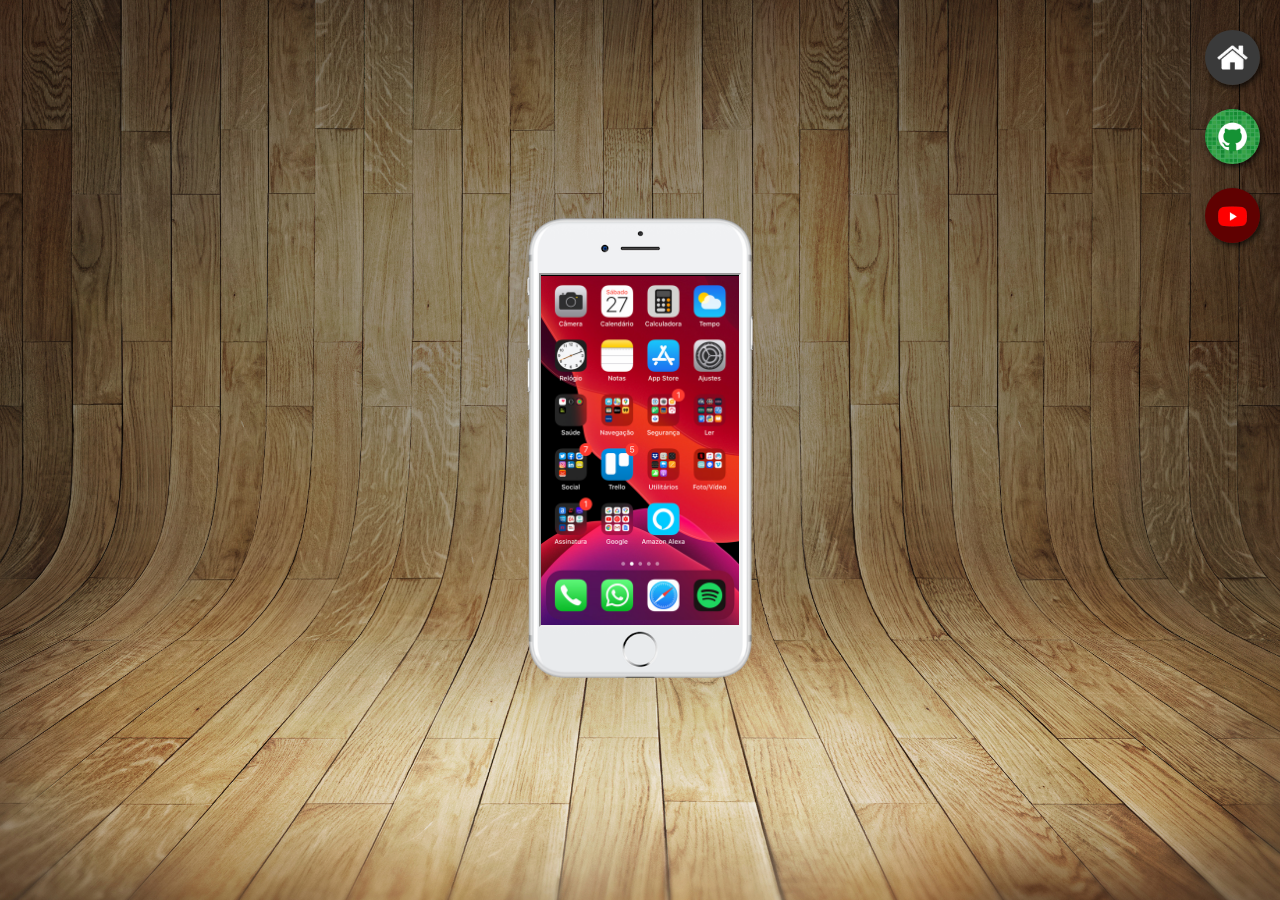
<file: principal/index.html>
<!DOCTYPE html>
<html lang="pt-br">
<head>
    <meta charset="UTF-8">
    <meta name="viewport" content="width=device-width, initial-scale=1.0">
    <link rel="shortcut icon" href="../imagens/favicon.ico" type="image/x-icon">
    <link rel="stylesheet" href="../principal/design/style.css">
    <title>REDES SOCIAIS</title>
</head>

<body>
    <main>
        <div>
            <img src="../imagens/frame-iphone.png" alt="Iphone" >
        </div>


        <iframe src="telahome.html" name="ifram" scolling="yes"></iframe>


        <nav>
            <a href="telahome.html" target="ifram"><img src="../imagens/logo-home.jpg" alt="home-png"></a> <br>
            <a href="telagithub.html" target="ifram"><img src="../imagens/logo-github.jpg" alt="github-logo"></a><br>
            <a href="telayoutube.html" target="ifram"><img src="../imagens/logo-youtube.jpg" alt="youtube-logo"></a><br>
        </nav>
    </main>
</body>
</html>
</file>
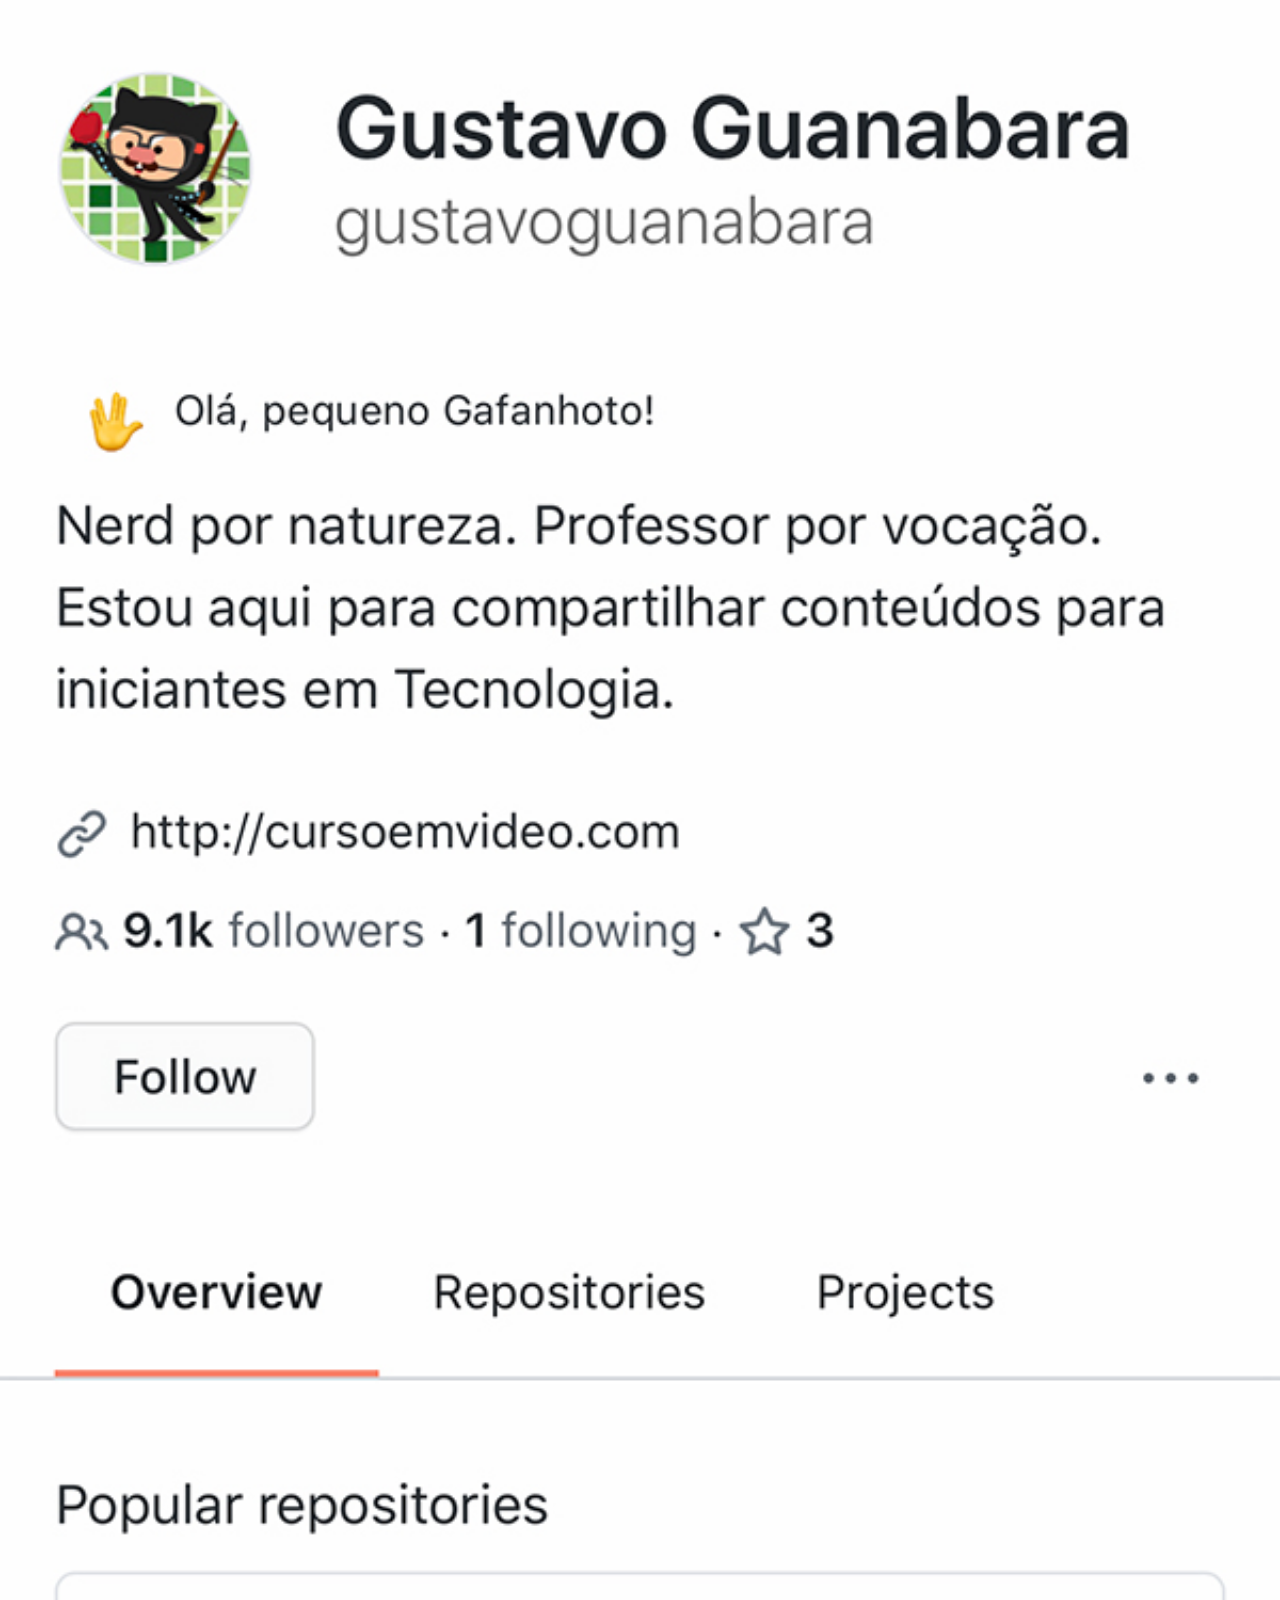
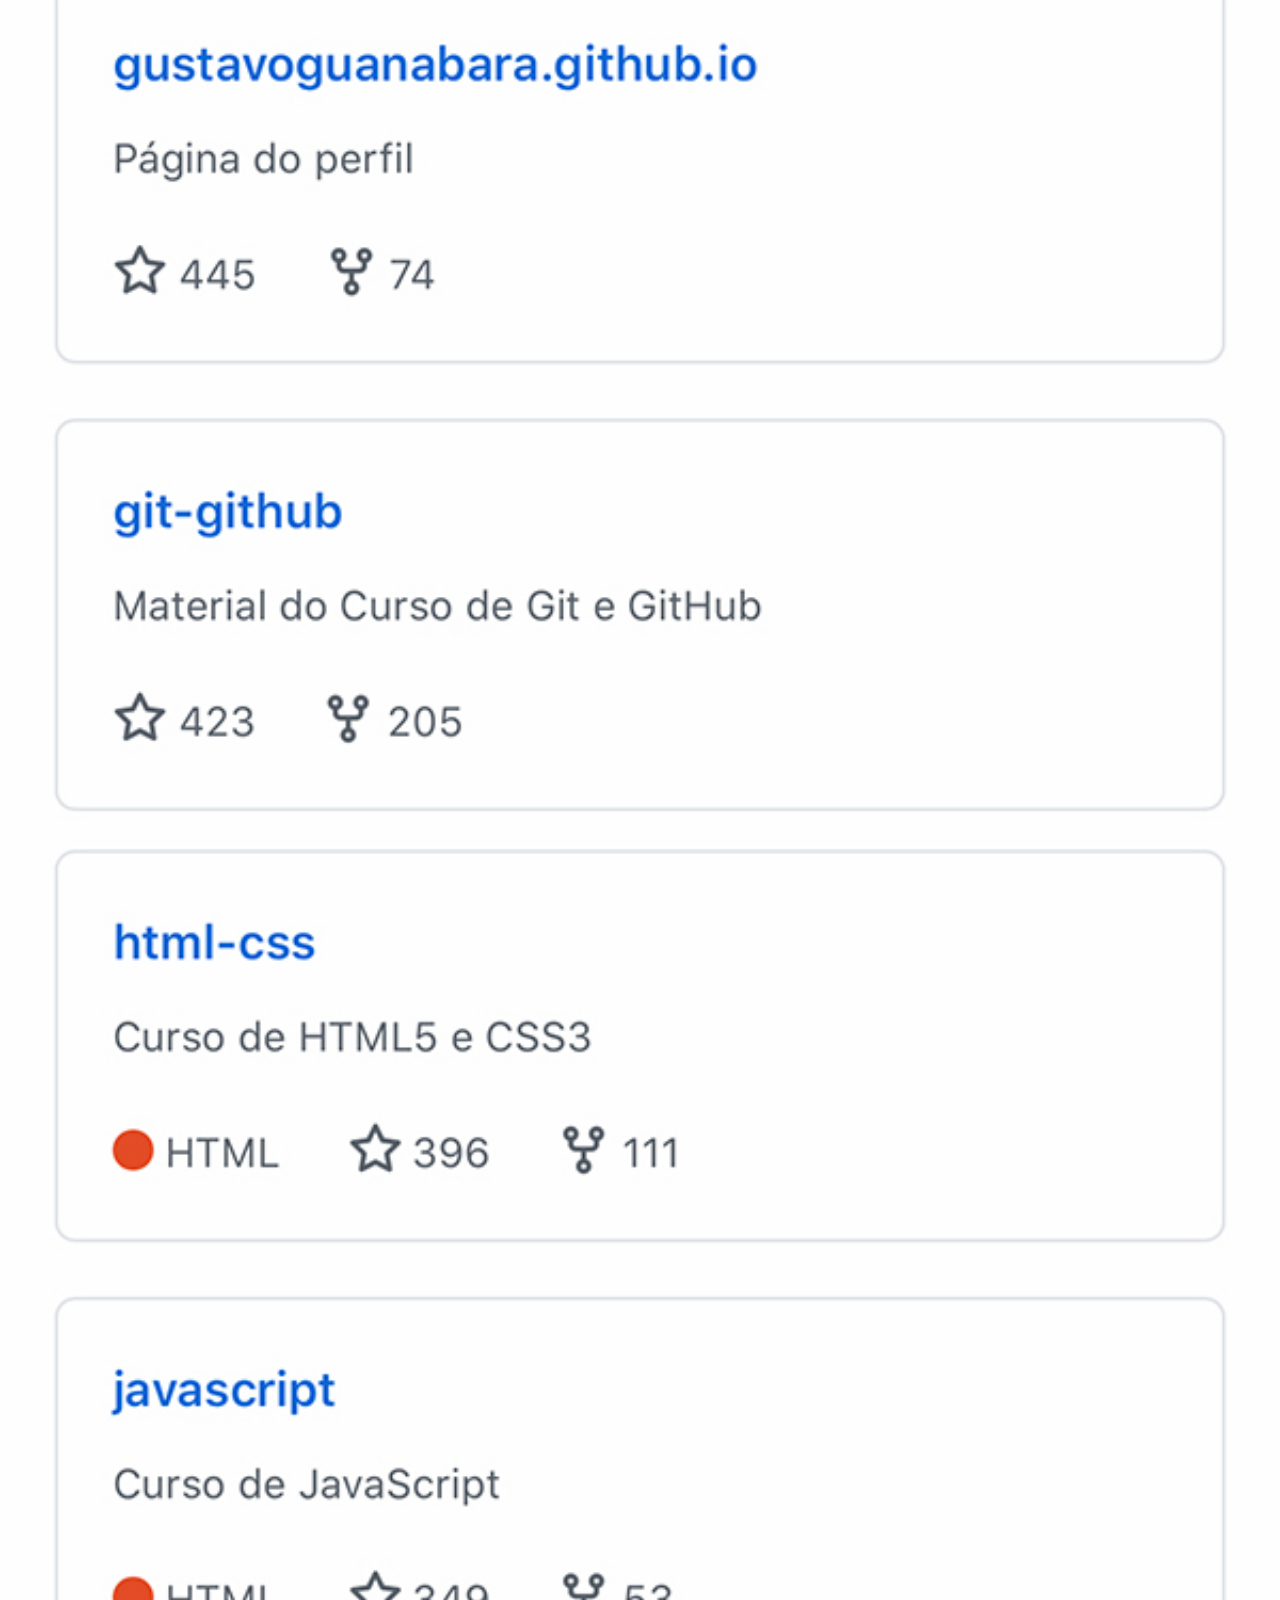
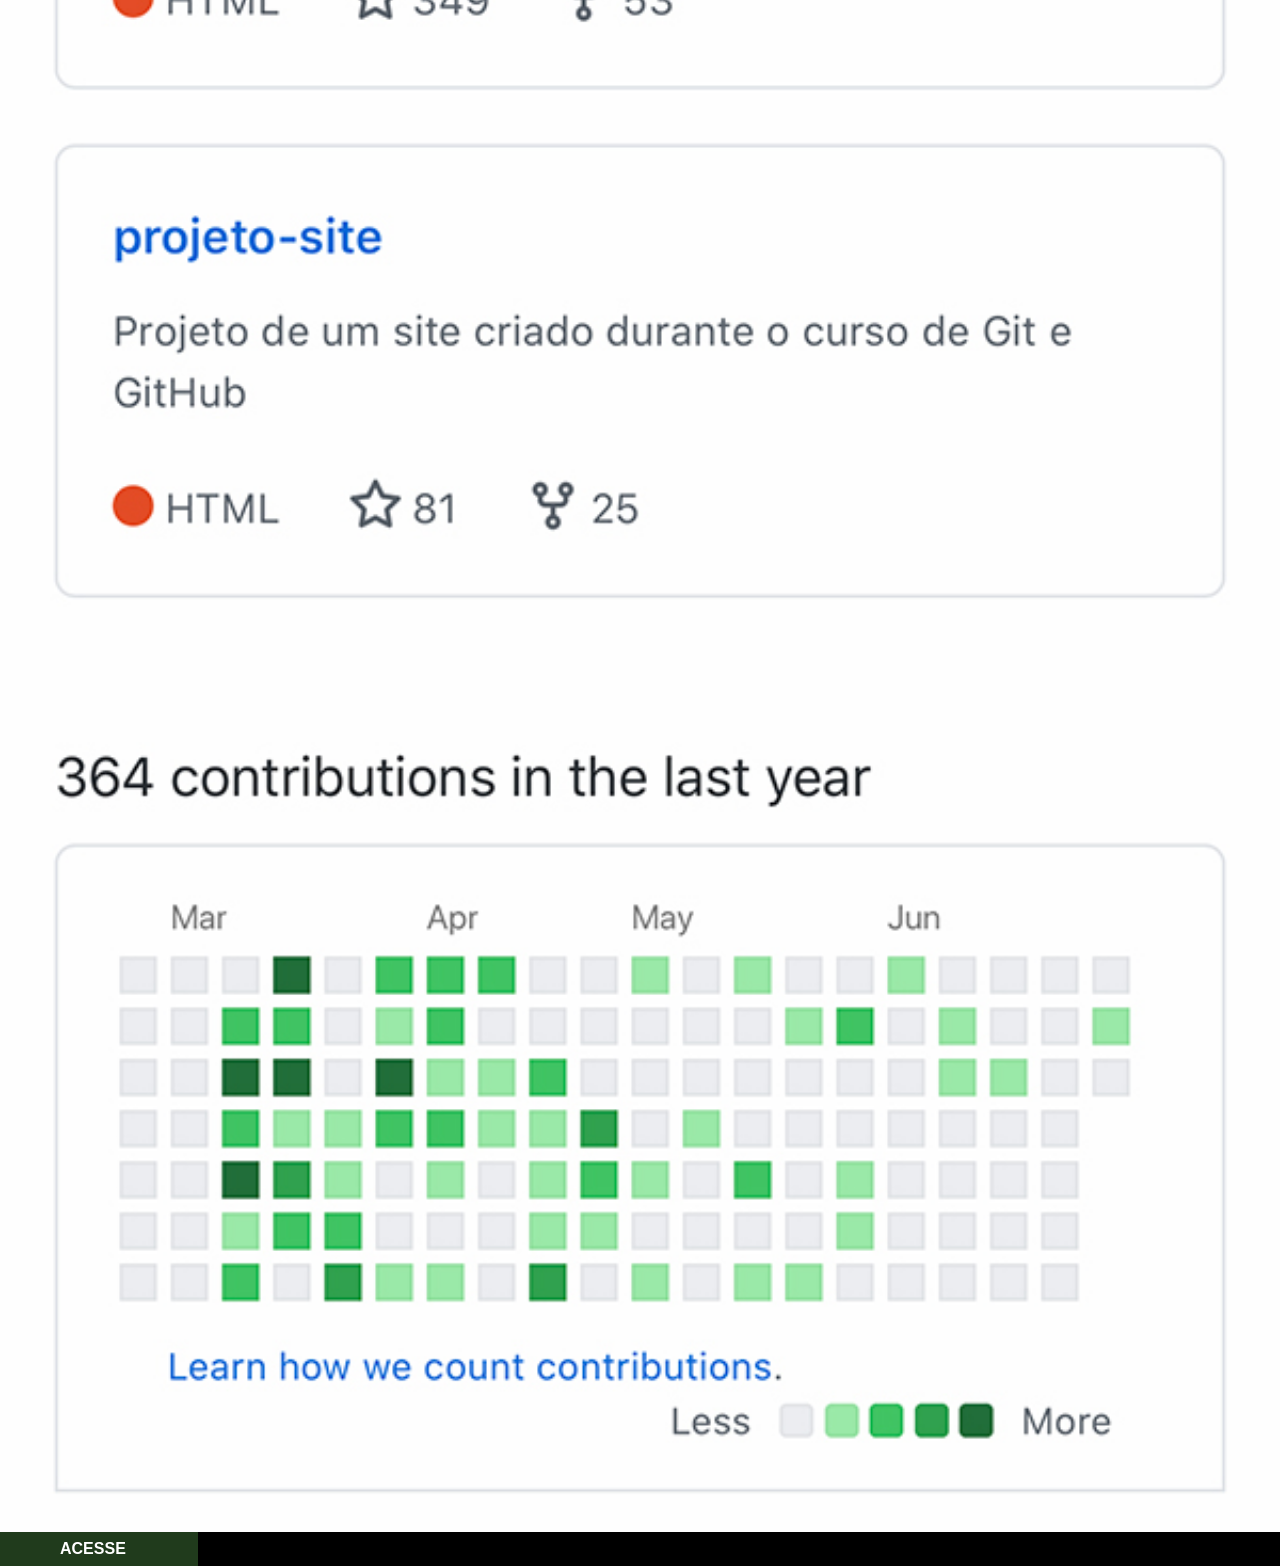
<file: principal/telagithub.html>
<!DOCTYPE html>
<html lang="pt-br">
<head>
    <meta charset="UTF-8">
    <meta name="viewport" content="width=device-width, initial-scale=1.0">
    <title>Github Tela</title>
    <style>
        *{margin: 0px; padding: 0px; font-family: Arial, Helvetica, sans-serif;}

        body {height: 595px; width: 100vw;
        background-color: black;}

        ::-webkit-scrollbar {width: 0px; height: 0px;}

        img {width: 100vw;}

        a {display: block; padding: 8px; text-decoration: none; color: white; font-weight: bold; background-color: rgb(32, 59, 28); width: 130px; margin-top: -4px; padding-left: 60px;}

        a:hover {background-color: rgb(66, 128, 56);}
    </style>
</head>

<body>
    <img src="../imagens/tela-github.jpg" alt="github-png">
    <a href="https://github.com/gustavoguanabara" target="_blank" rel="external">ACESSE</a>
</body>
</html>
</file>
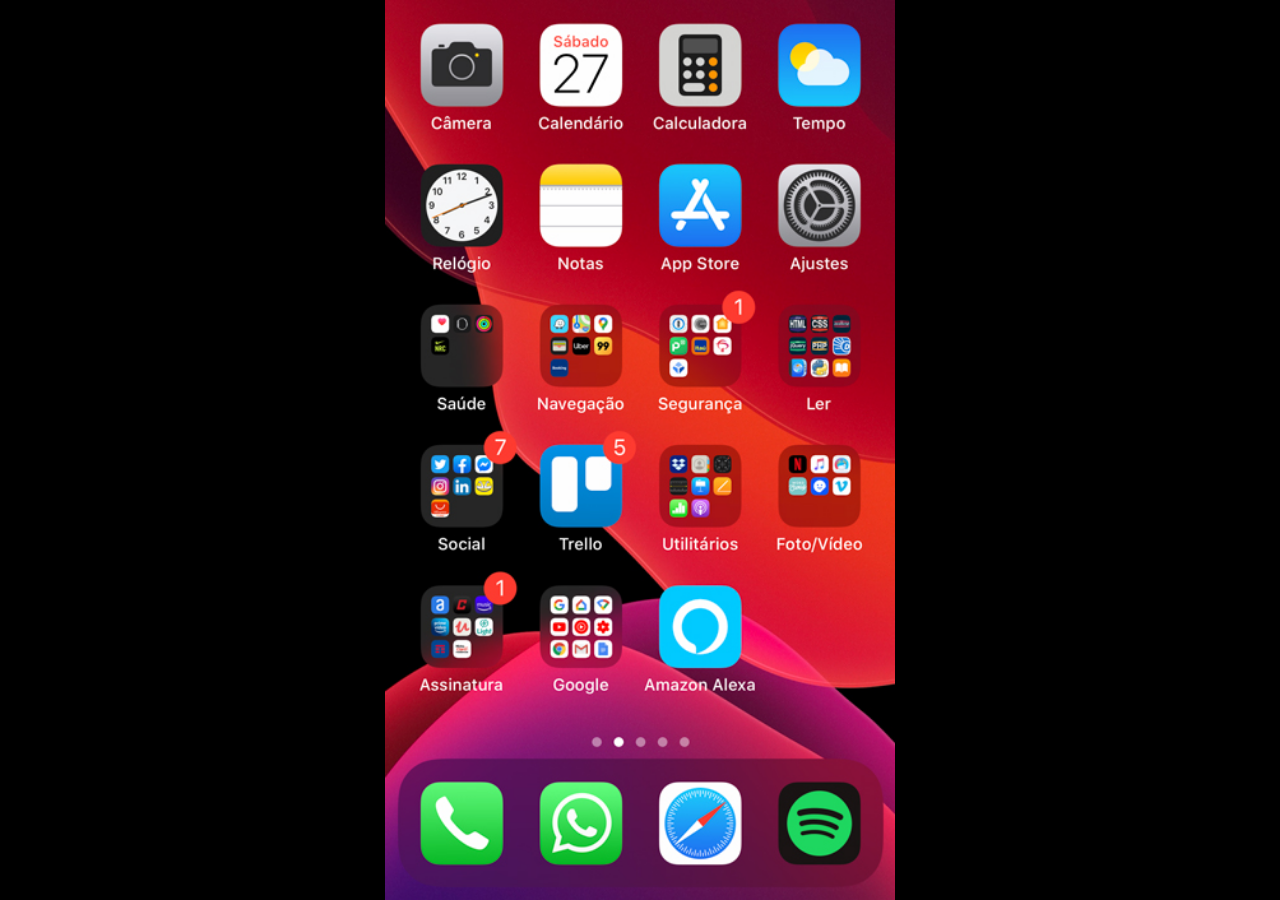
<file: principal/telahome.html>
<!DOCTYPE html>
<html lang="en">
<head>
    <meta charset="UTF-8">
    <meta name="viewport" content="width=device-width, initial-scale=1.0">
    <title>Home</title>

    <style>
        *{margin: 0px; padding: 0px;}

        body {height: 100vh; width: 100vw;
        background-color: black;
        background-image: url(../imagens/tela-home.jpg);
        background-size: contain;
        background-repeat: no-repeat;
        background-position: center;}
    </style>
</head>
<body>
    
</body>
</html>
</file>
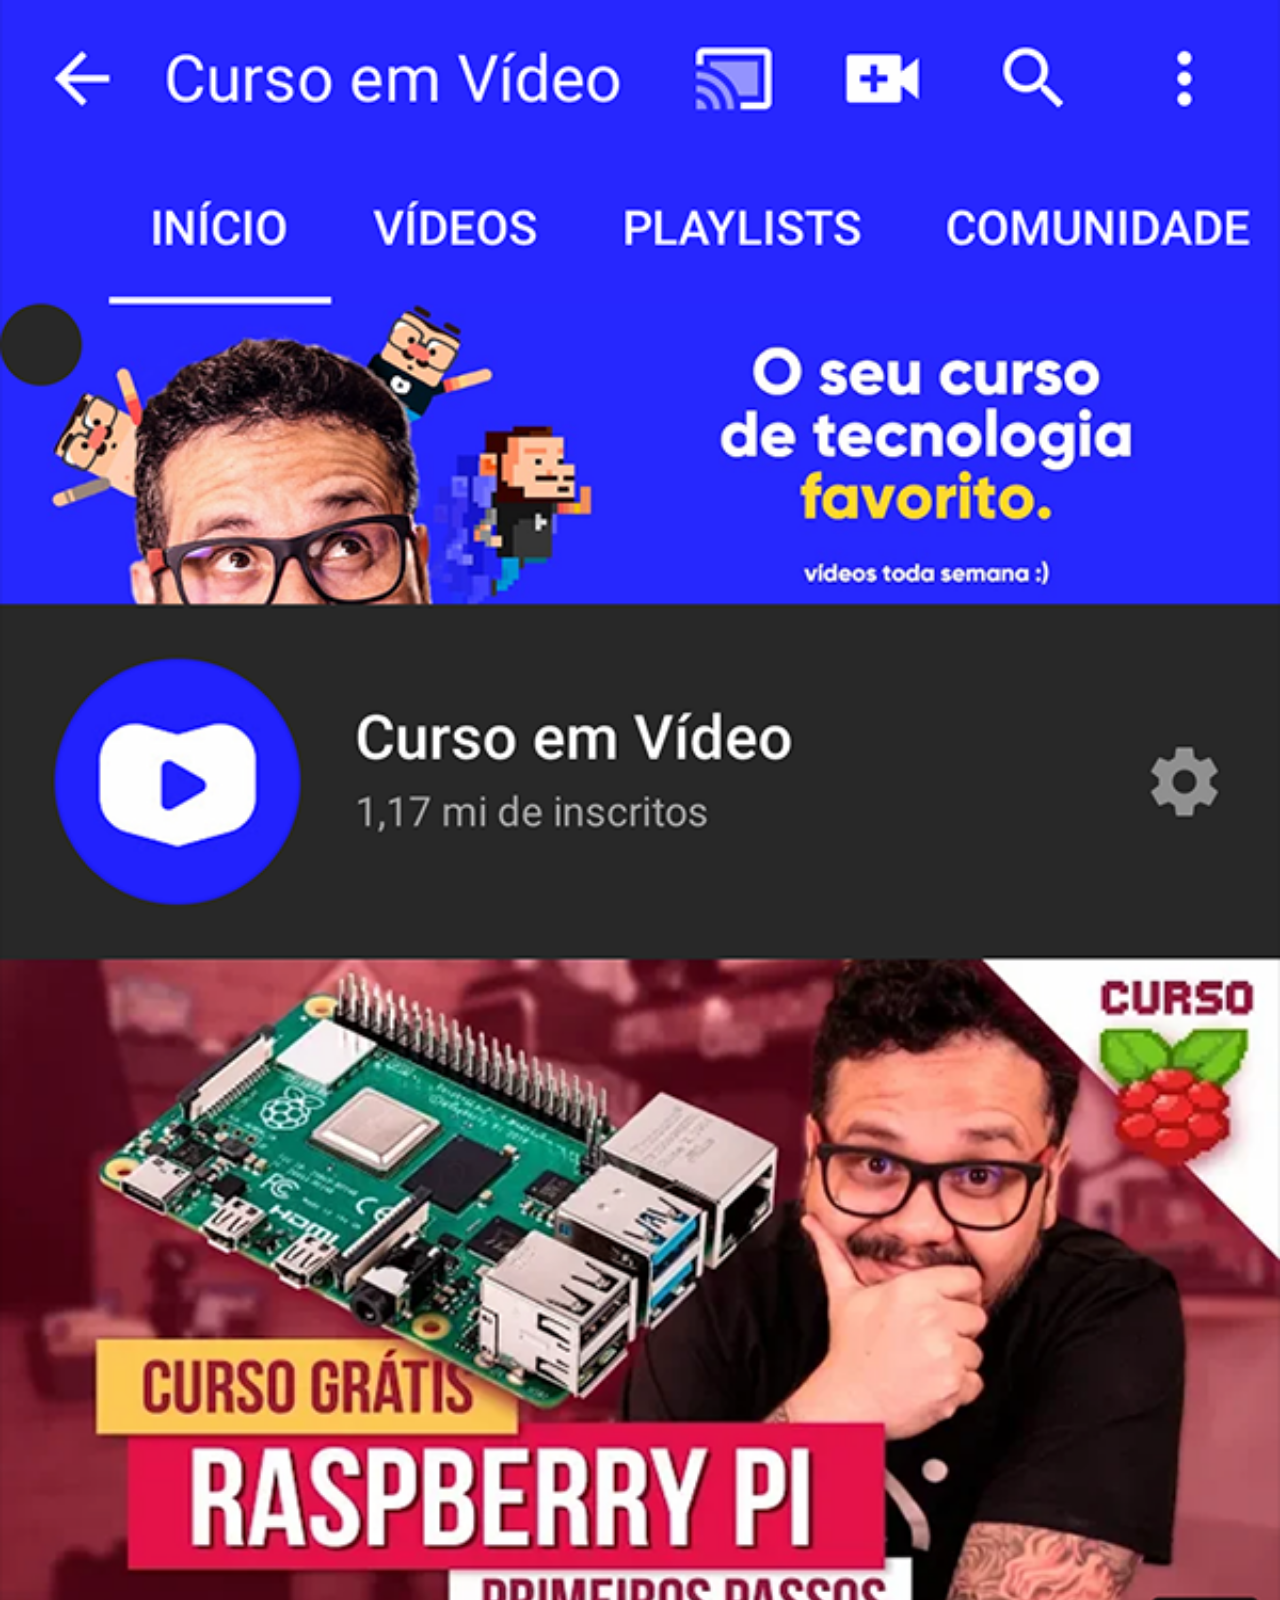
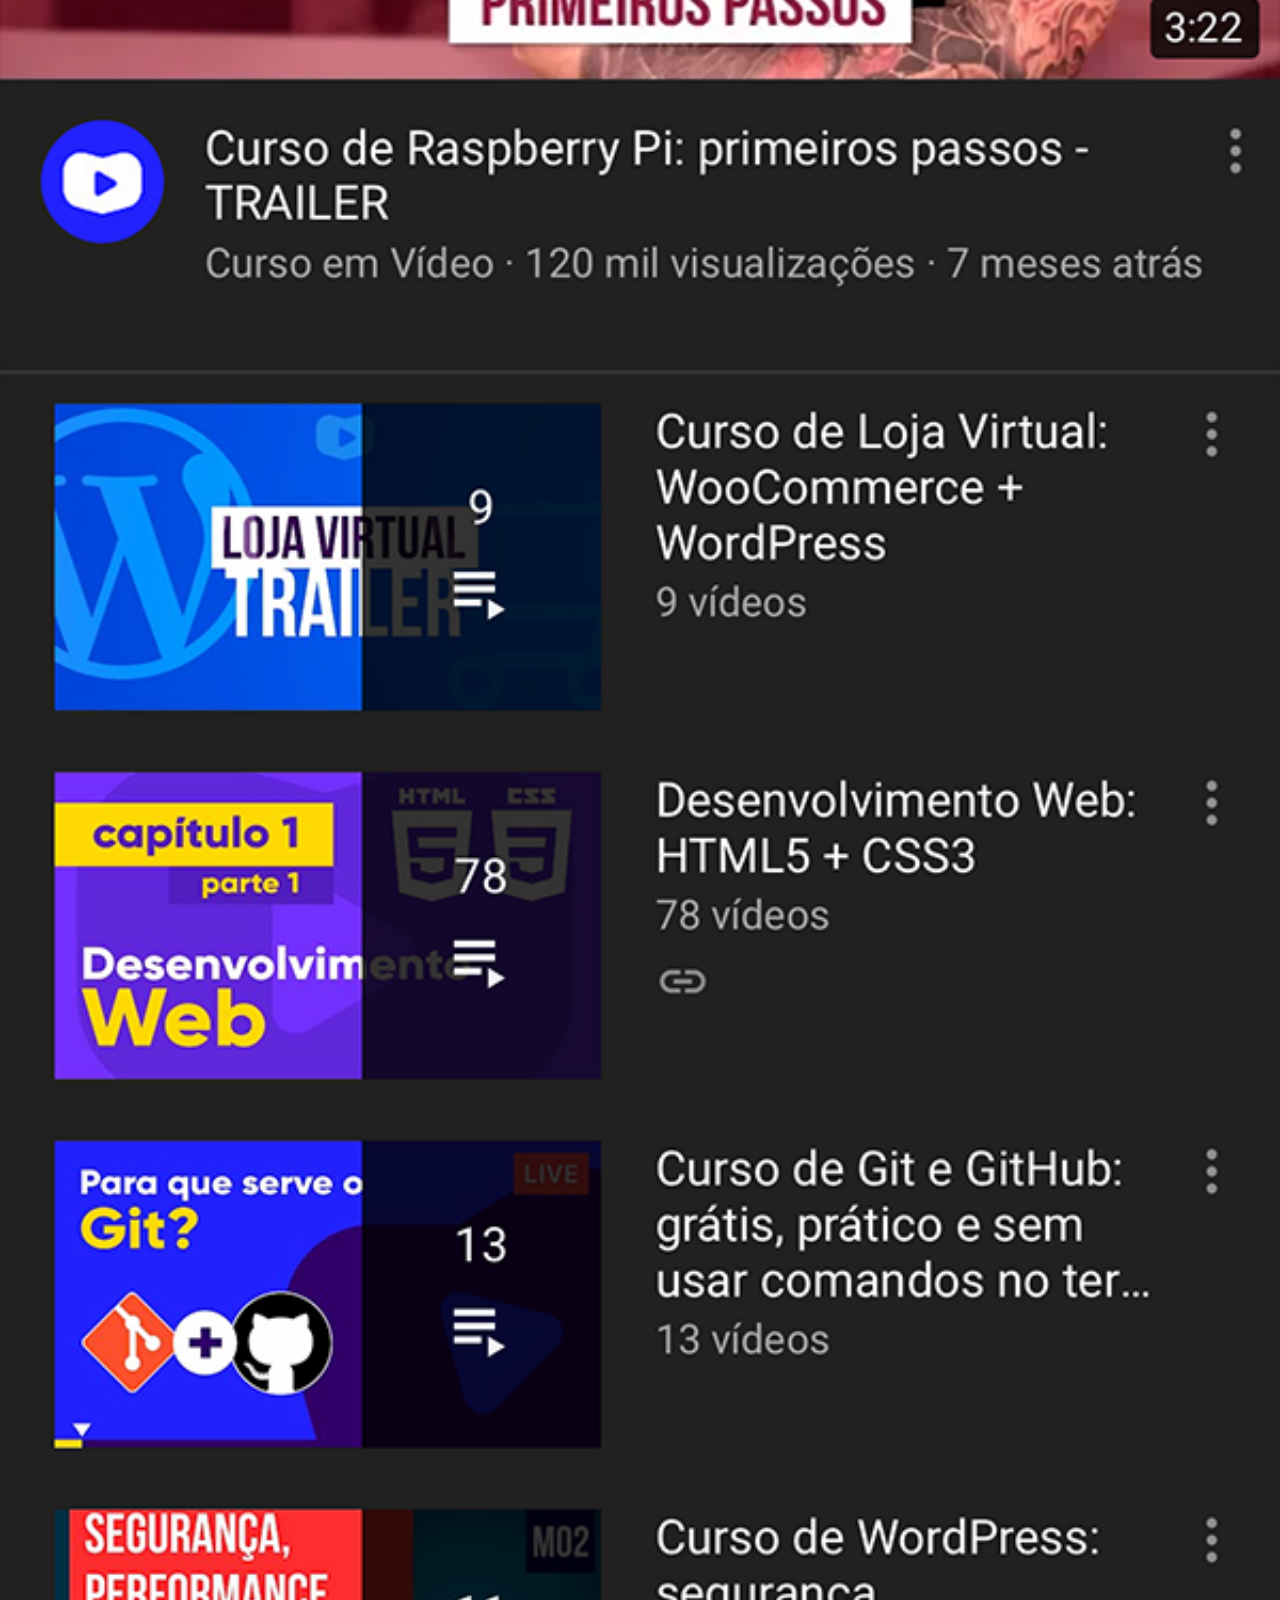
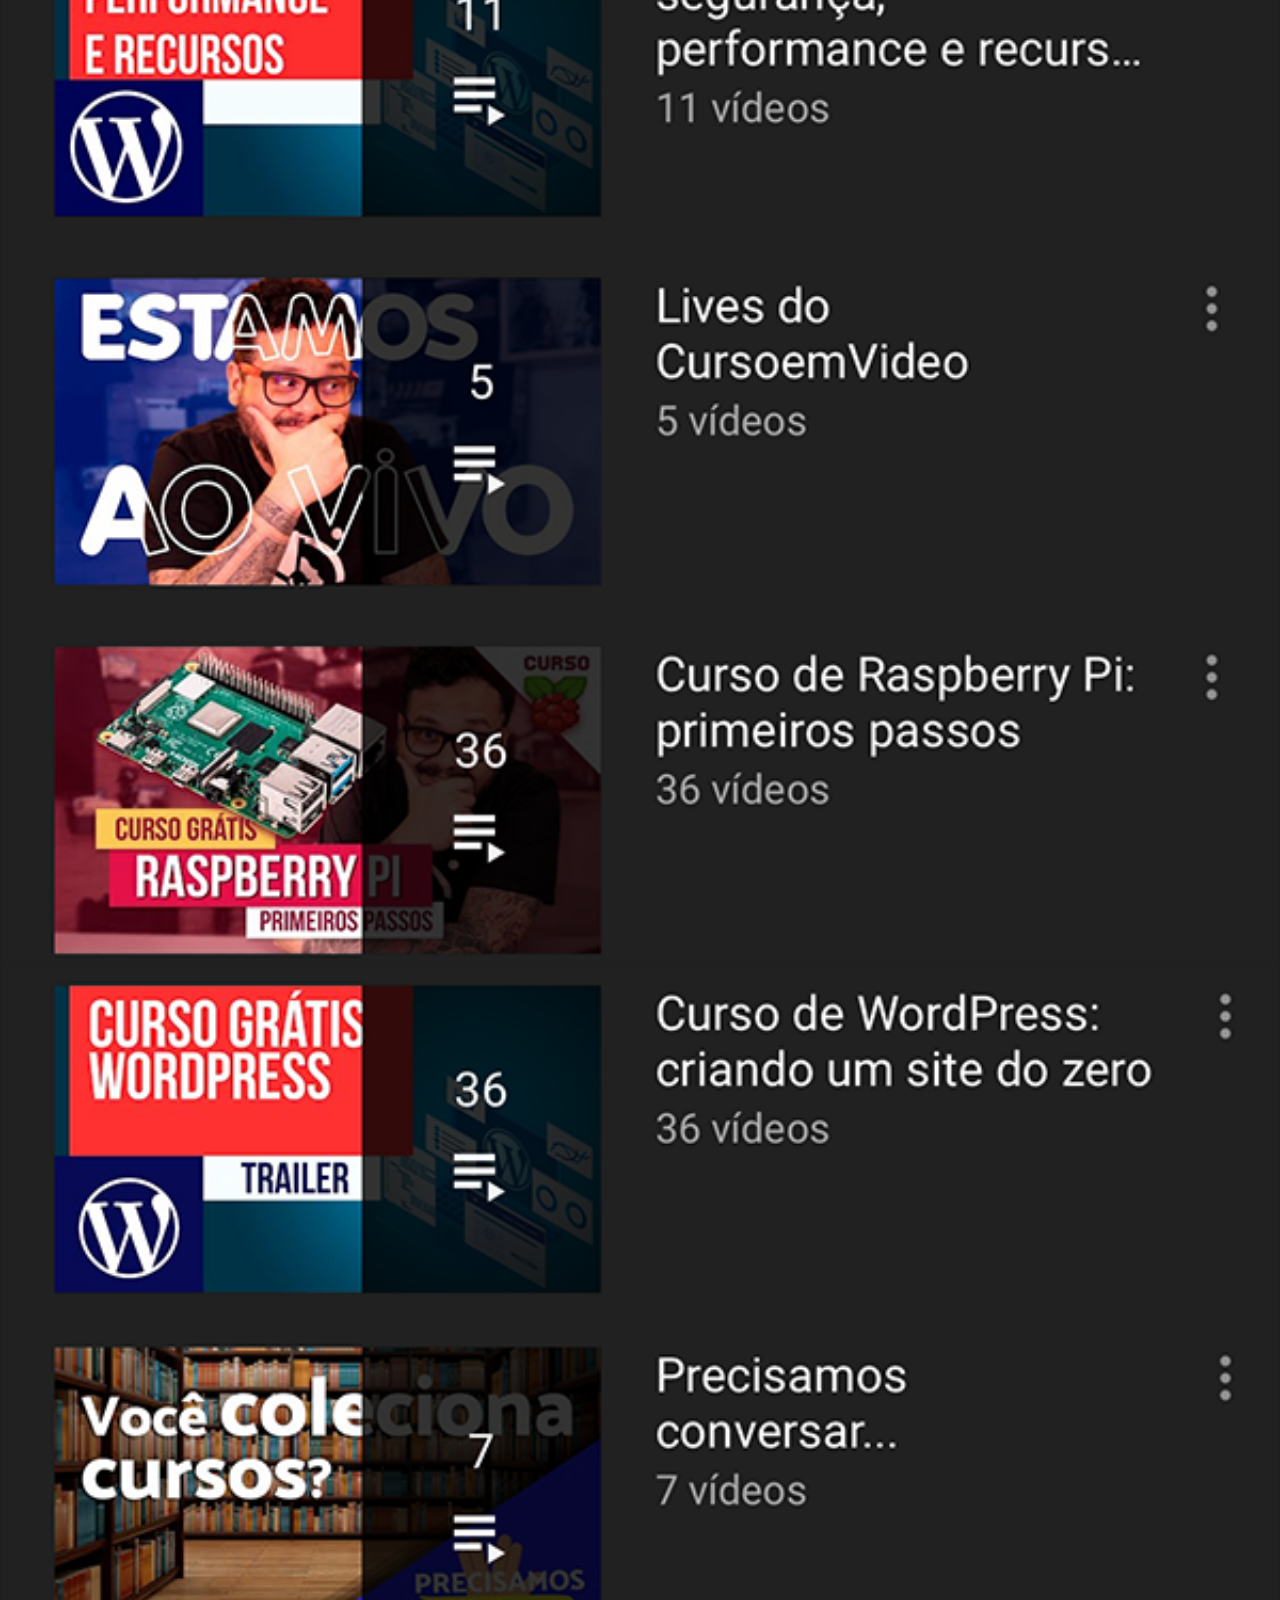
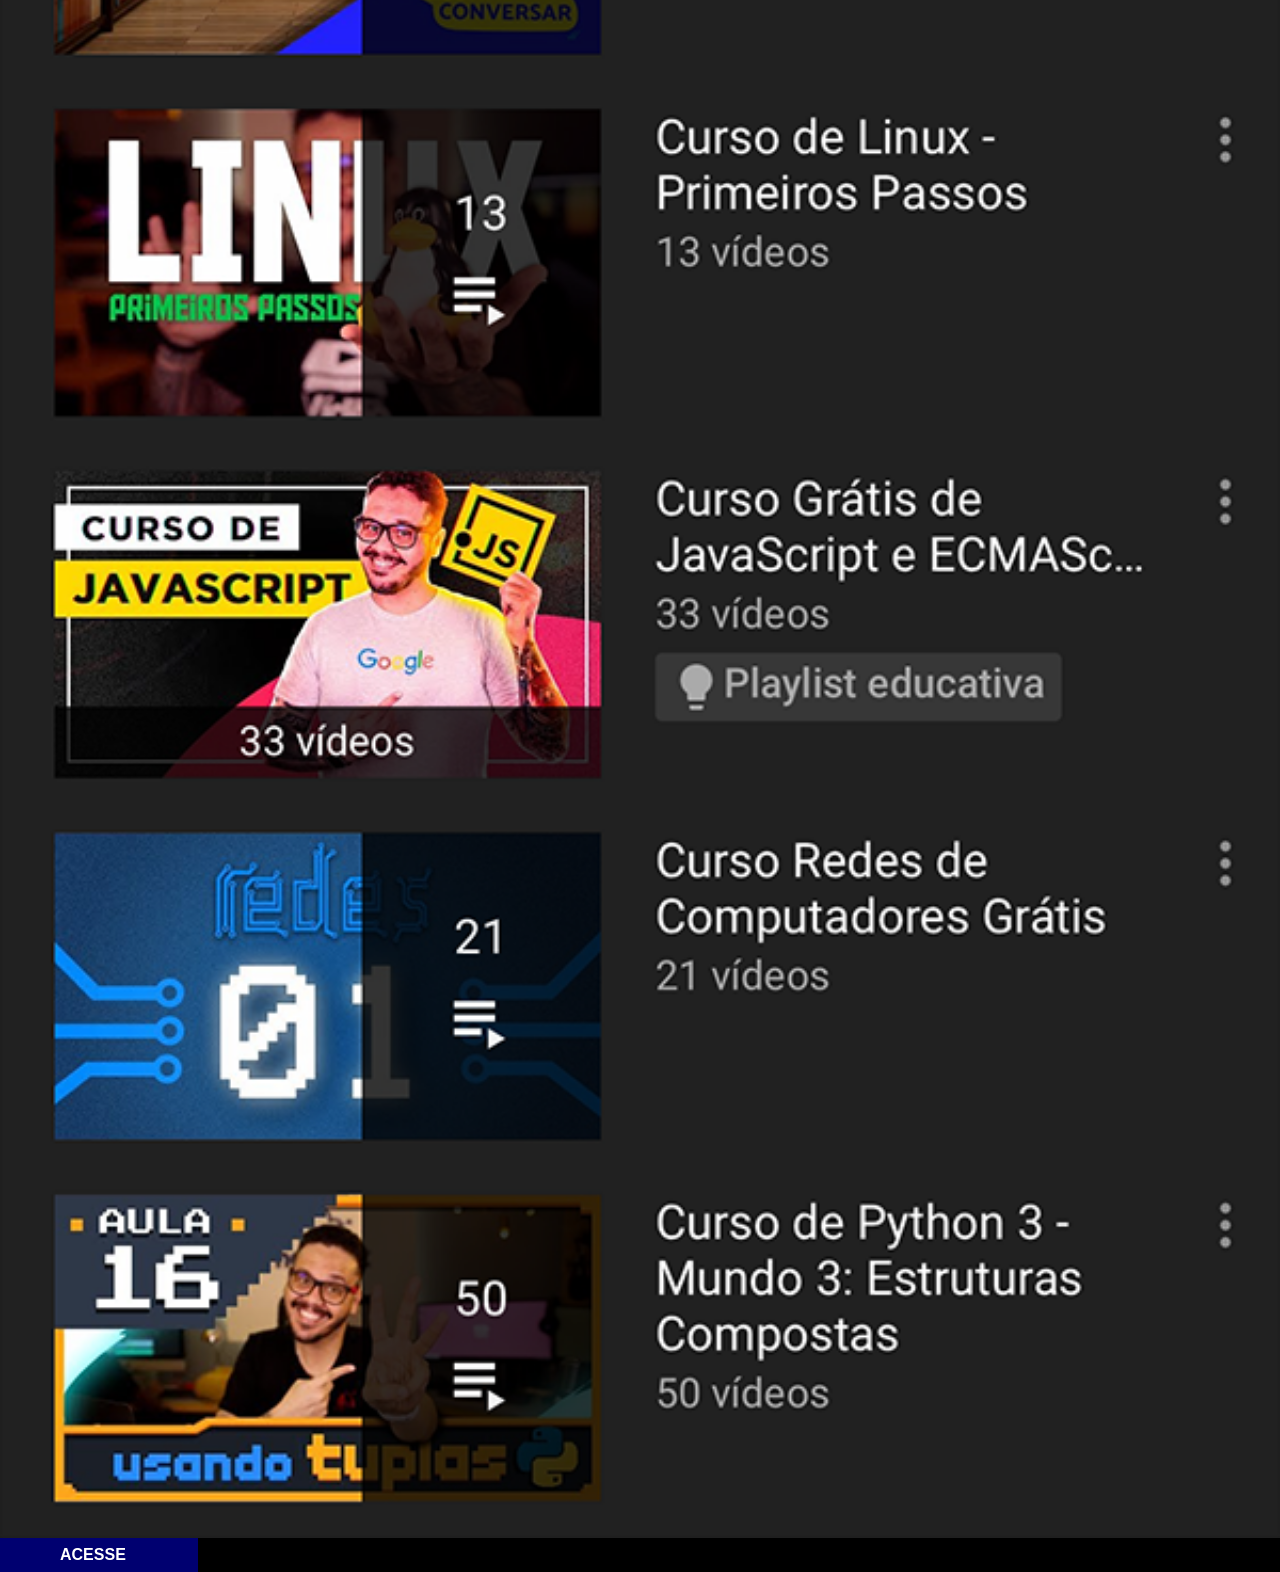
<file: principal/telayoutube.html>
<!DOCTYPE html>
<html lang="pt-br">
<head>
    <meta charset="UTF-8">
    <meta name="viewport" content="width=device-width, initial-scale=1.0">
    <title>Youtube Tela</title>

    <style>
        * {margin: 0px; padding: 0px; font-family: Arial, Helvetica, sans-serif;}
        body {background-color: black;}
        ::-webkit-scrollbar {width: 0px; height: 0px;}

        img {width: 100vw;}

        a {display: block; padding: 8px; text-decoration: none; color: white; font-weight: bold; background-color: rgb(0, 0, 112); width: 130px; margin-top: -4px; padding-left: 60px;}
        a:hover {background-color: aqua; color: black;}
    </style>
</head>

<body>
    <img src="../imagens/tela-youtube.png" alt="youtube-png">
    <a href="https://www.youtube.com/@cursoemvideo" target="_blank" rel="external">ACESSE</a>
</body>
</html>
</file>
<file: principal/design/style.css>
@charset "'uft-8'";
* {margin: 0px; padding: 0px;}

body {background-image: url(../../imagens/fundo-madeira.jpg);
background-size: cover;
background-position: center;
background-attachment: fixed;
/* height: 100vh; */}


div {width: 230px; position: absolute; left: 50%; top: 50%; margin-right: 10px;
transform: translate(-50%, -50%);}

div > img {width: 230px;}


iframe {position: absolute; left: 50%; top: 50%;
transform: translate(-50%, -50%);
width: 198px; height: 350px; margin-right: 30px;
}


nav {text-align: right; padding: 30px 20px 0px 0px;}

nav > a > img {width: 55px; border-radius: 50%; box-shadow: 2px 3px 5px rgba(0, 0, 0, 0.664); margin-bottom: 20px;}

a > img:hover {transform: translate(-3px, -3px)}

nav > a > img:hover {box-shadow: 2px 3px 5px rgba(0, 255, 255, 0.493);}
</file>
